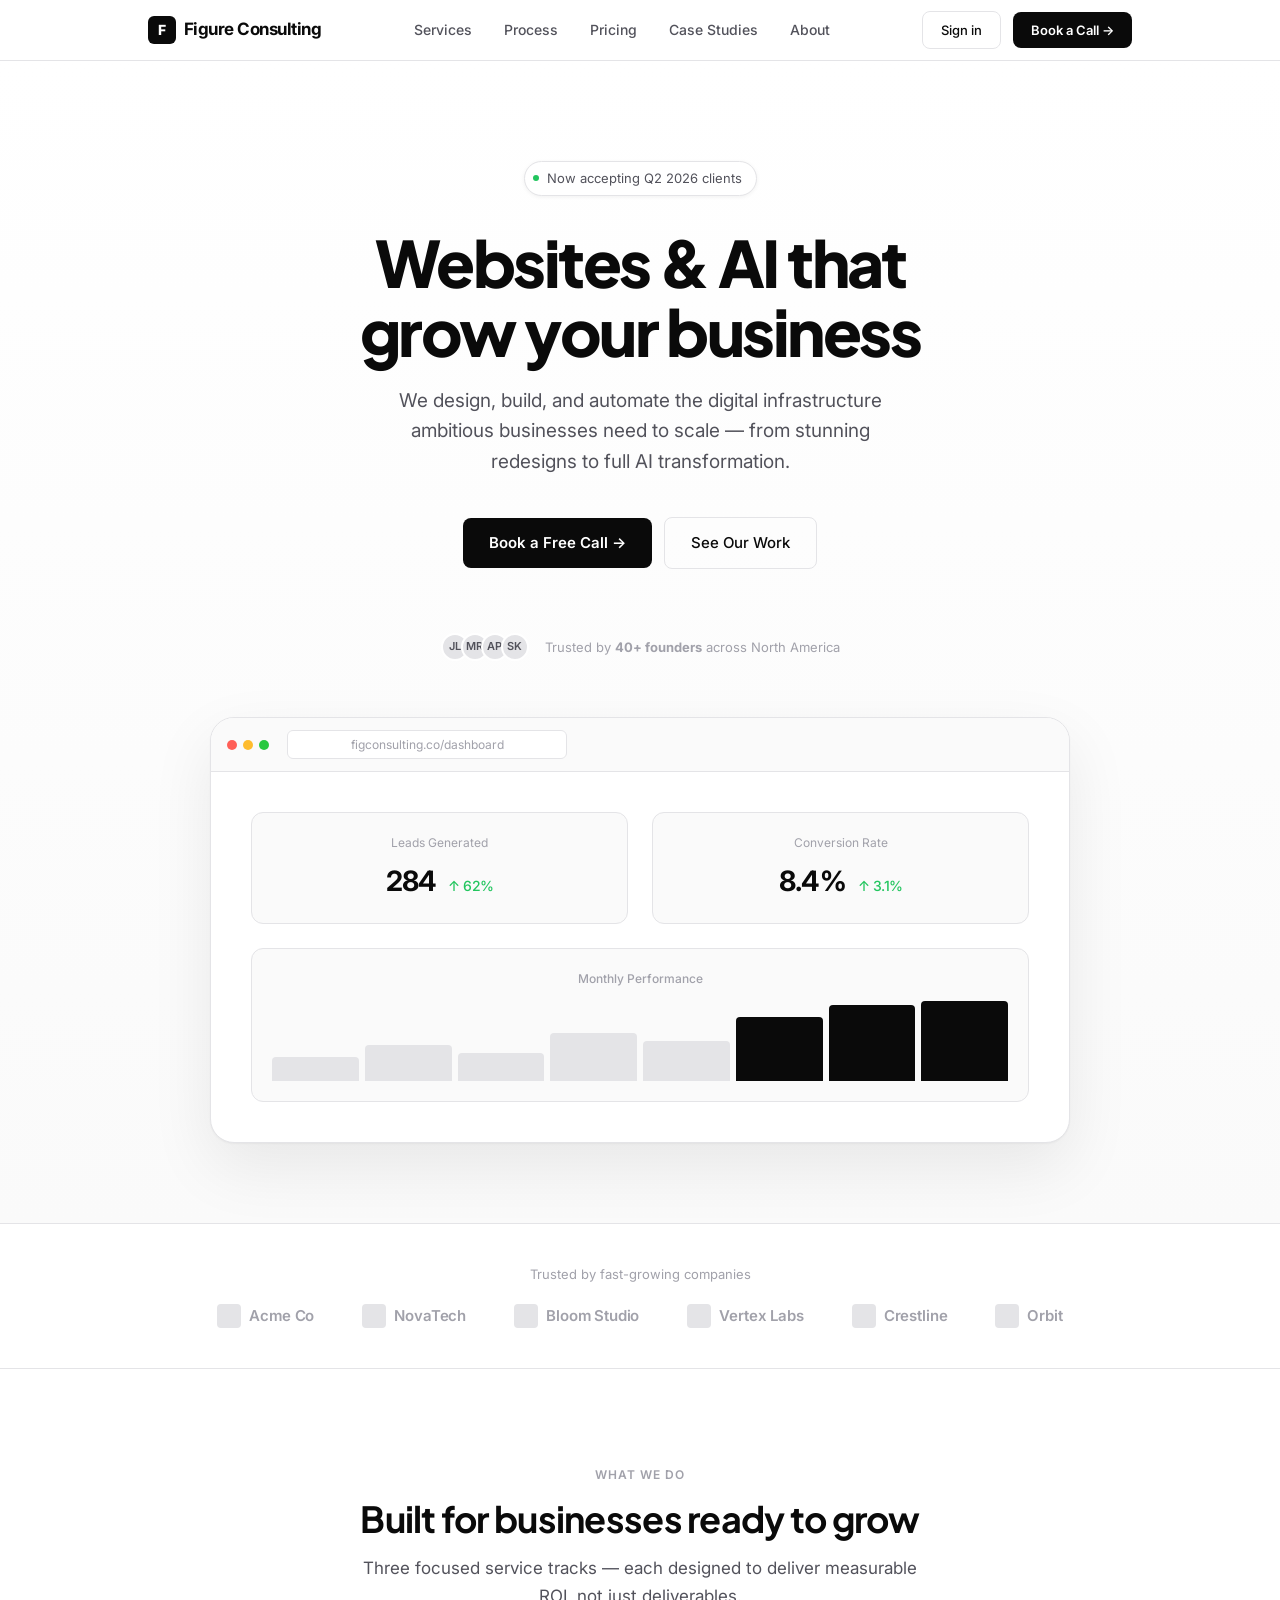
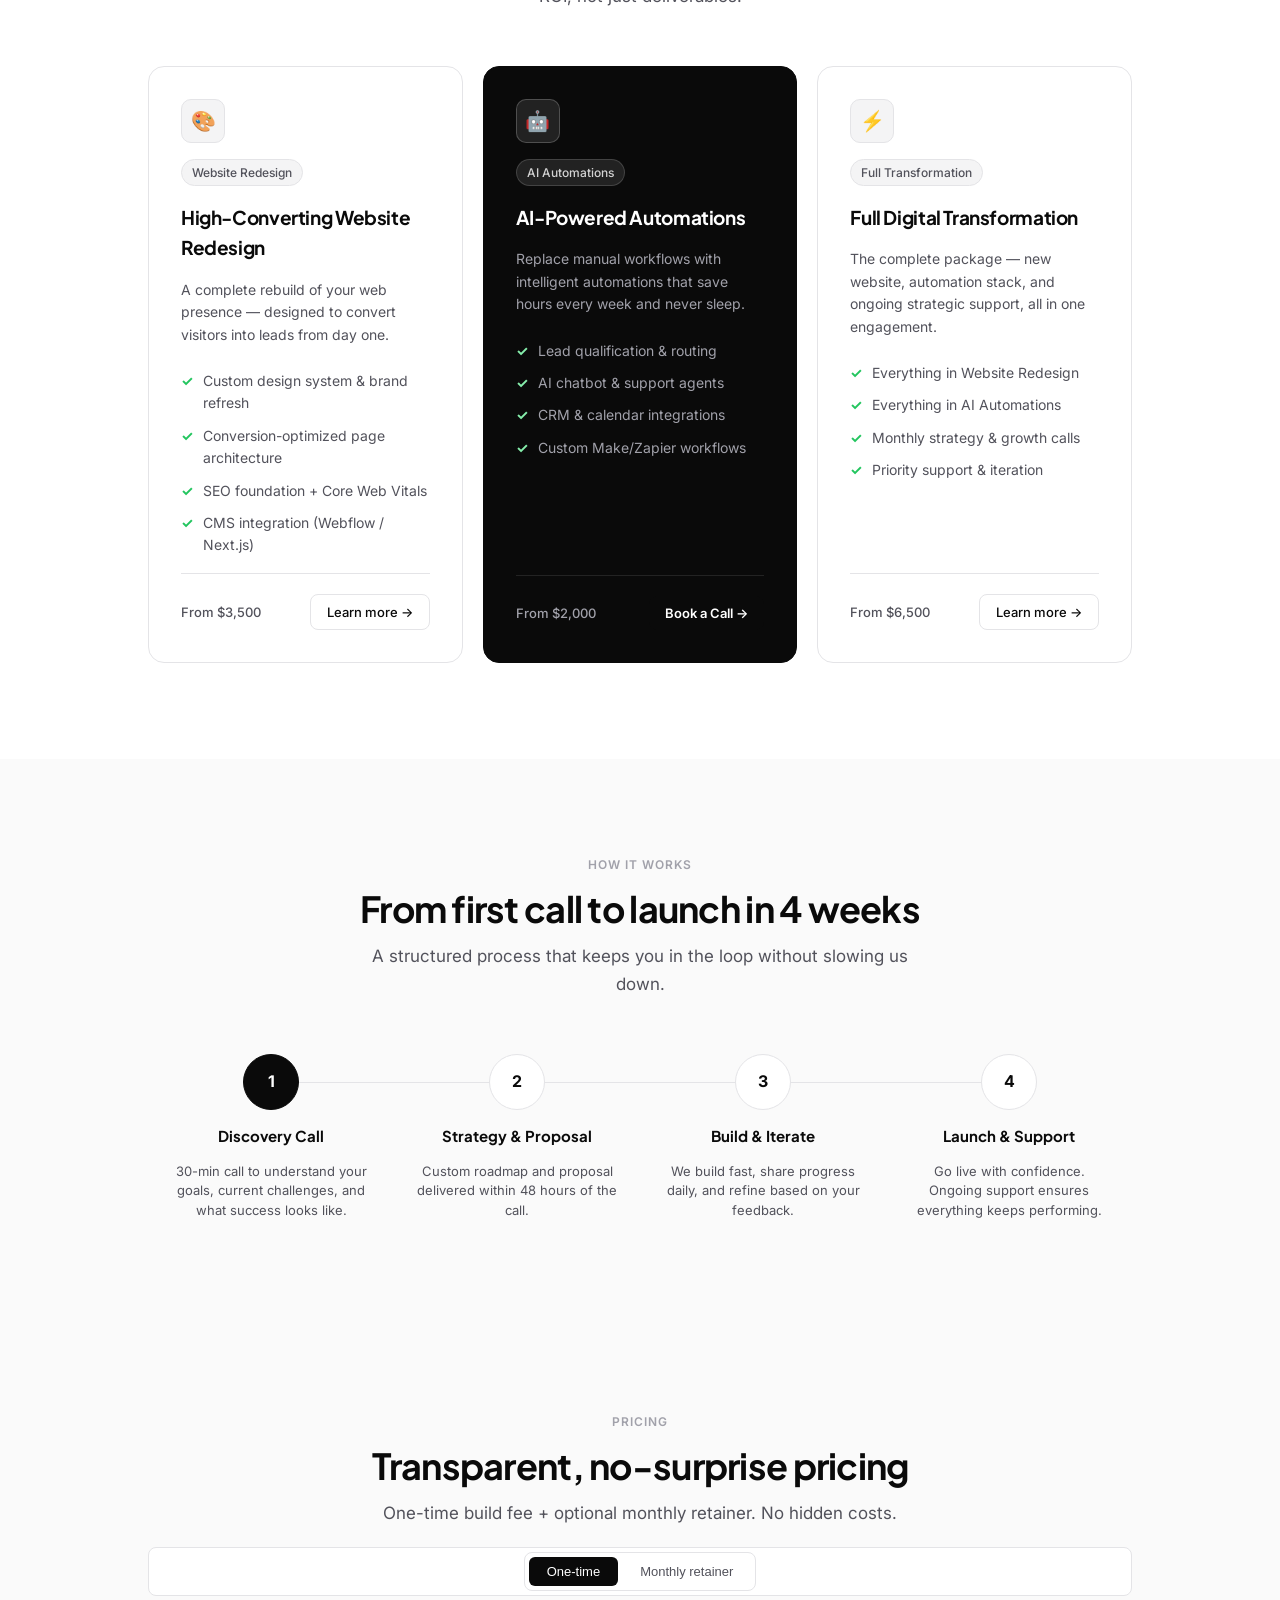
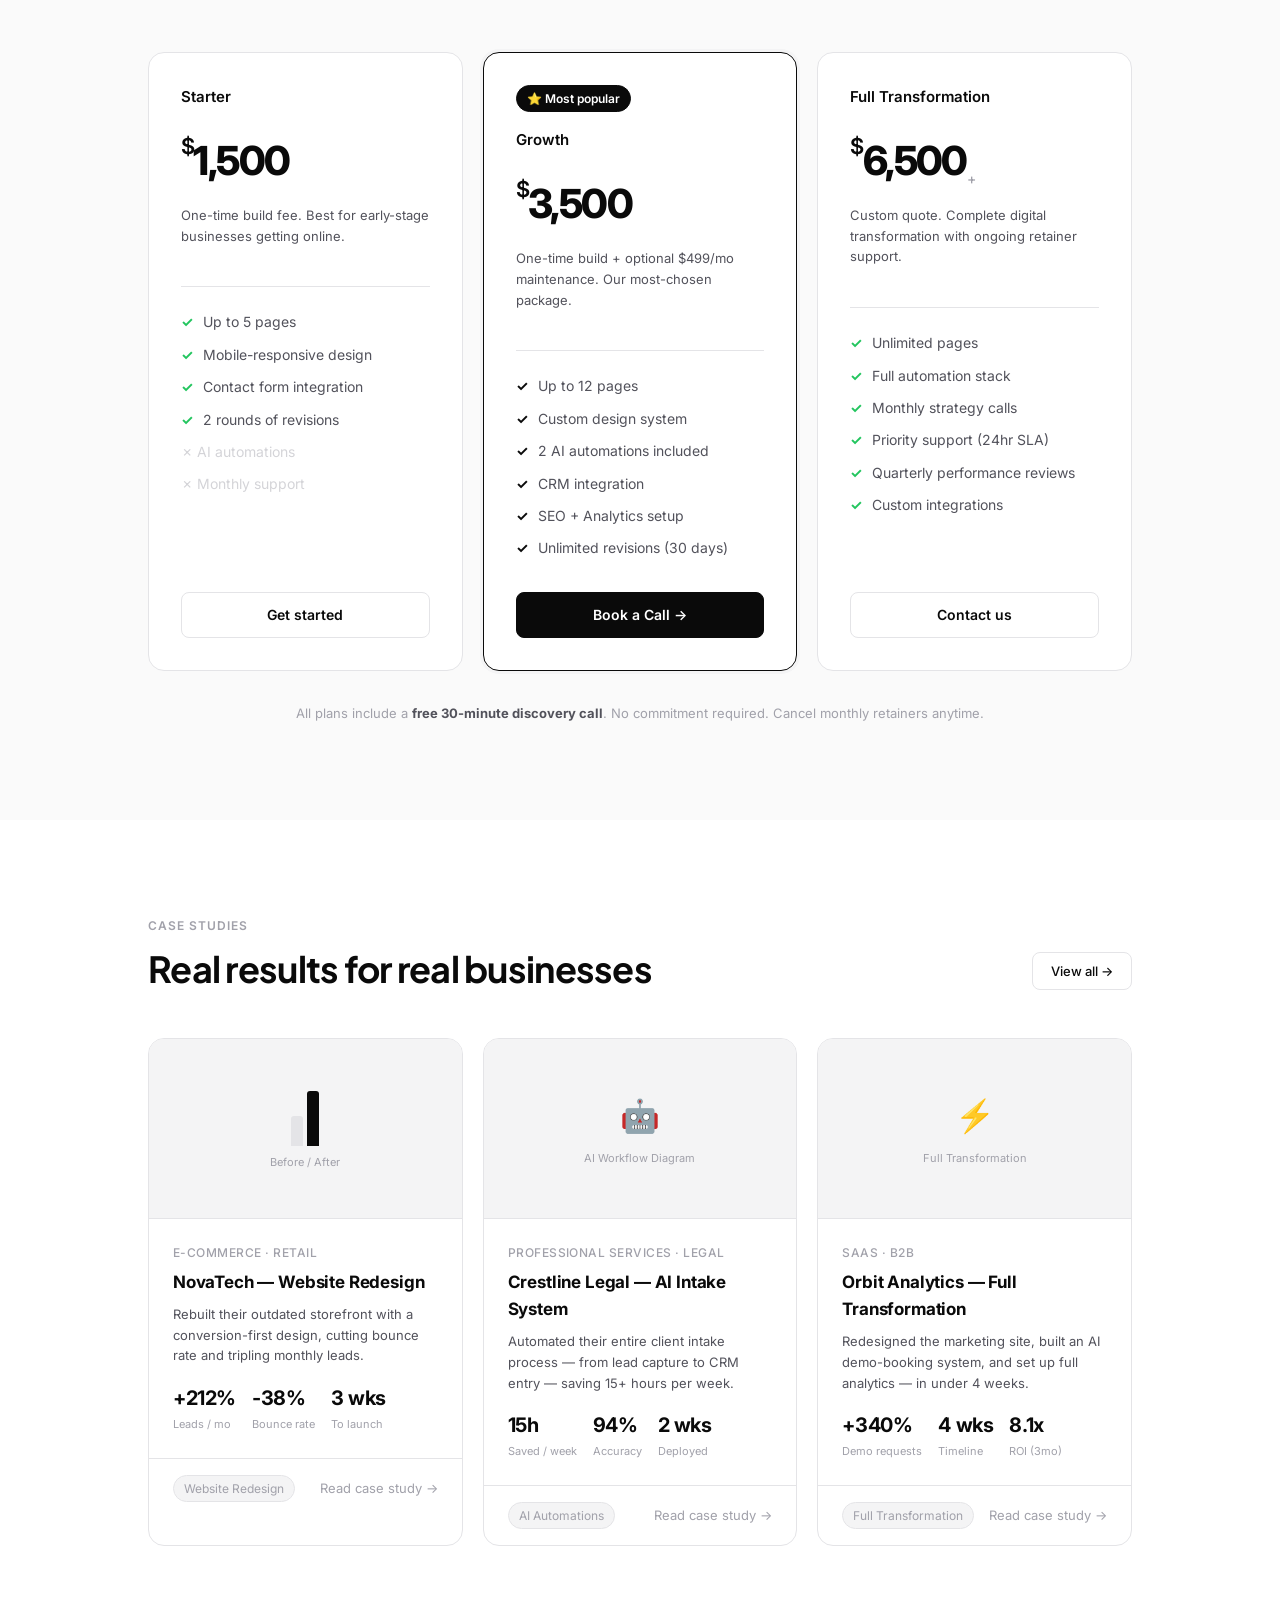
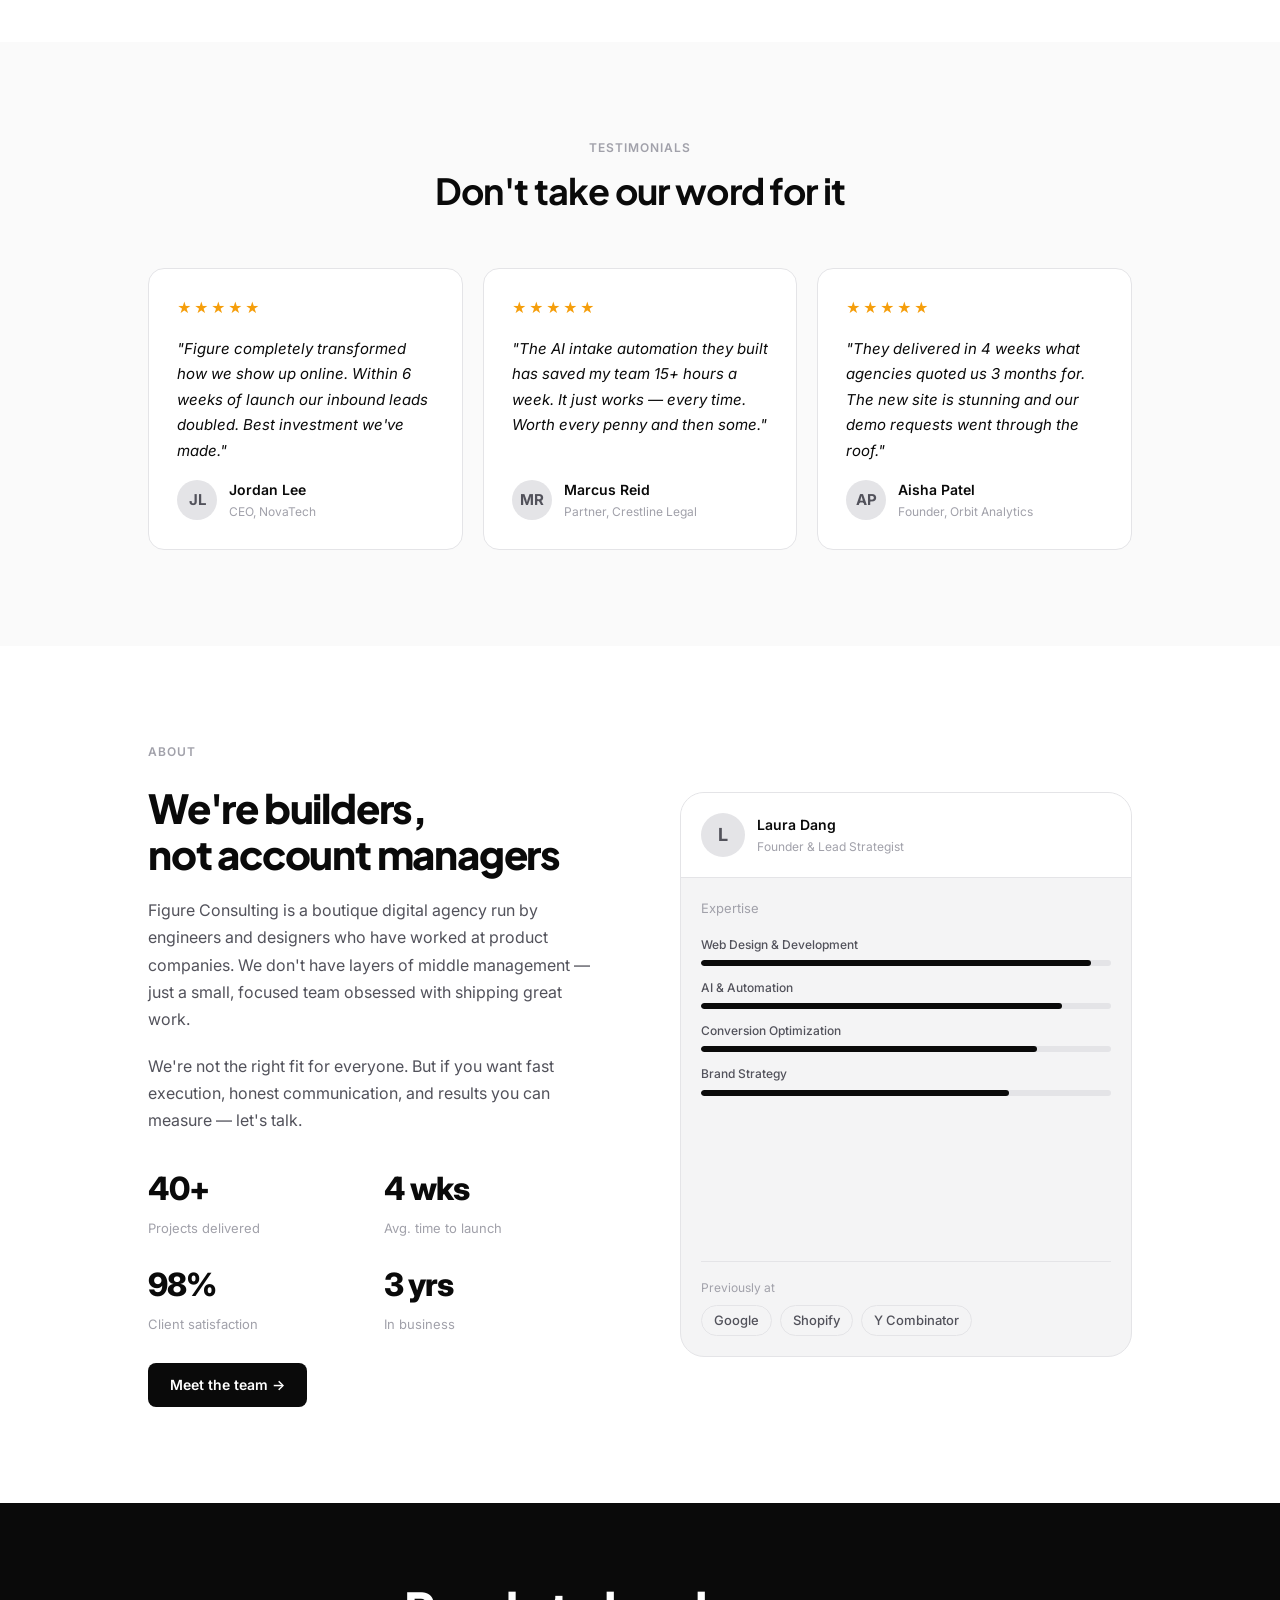
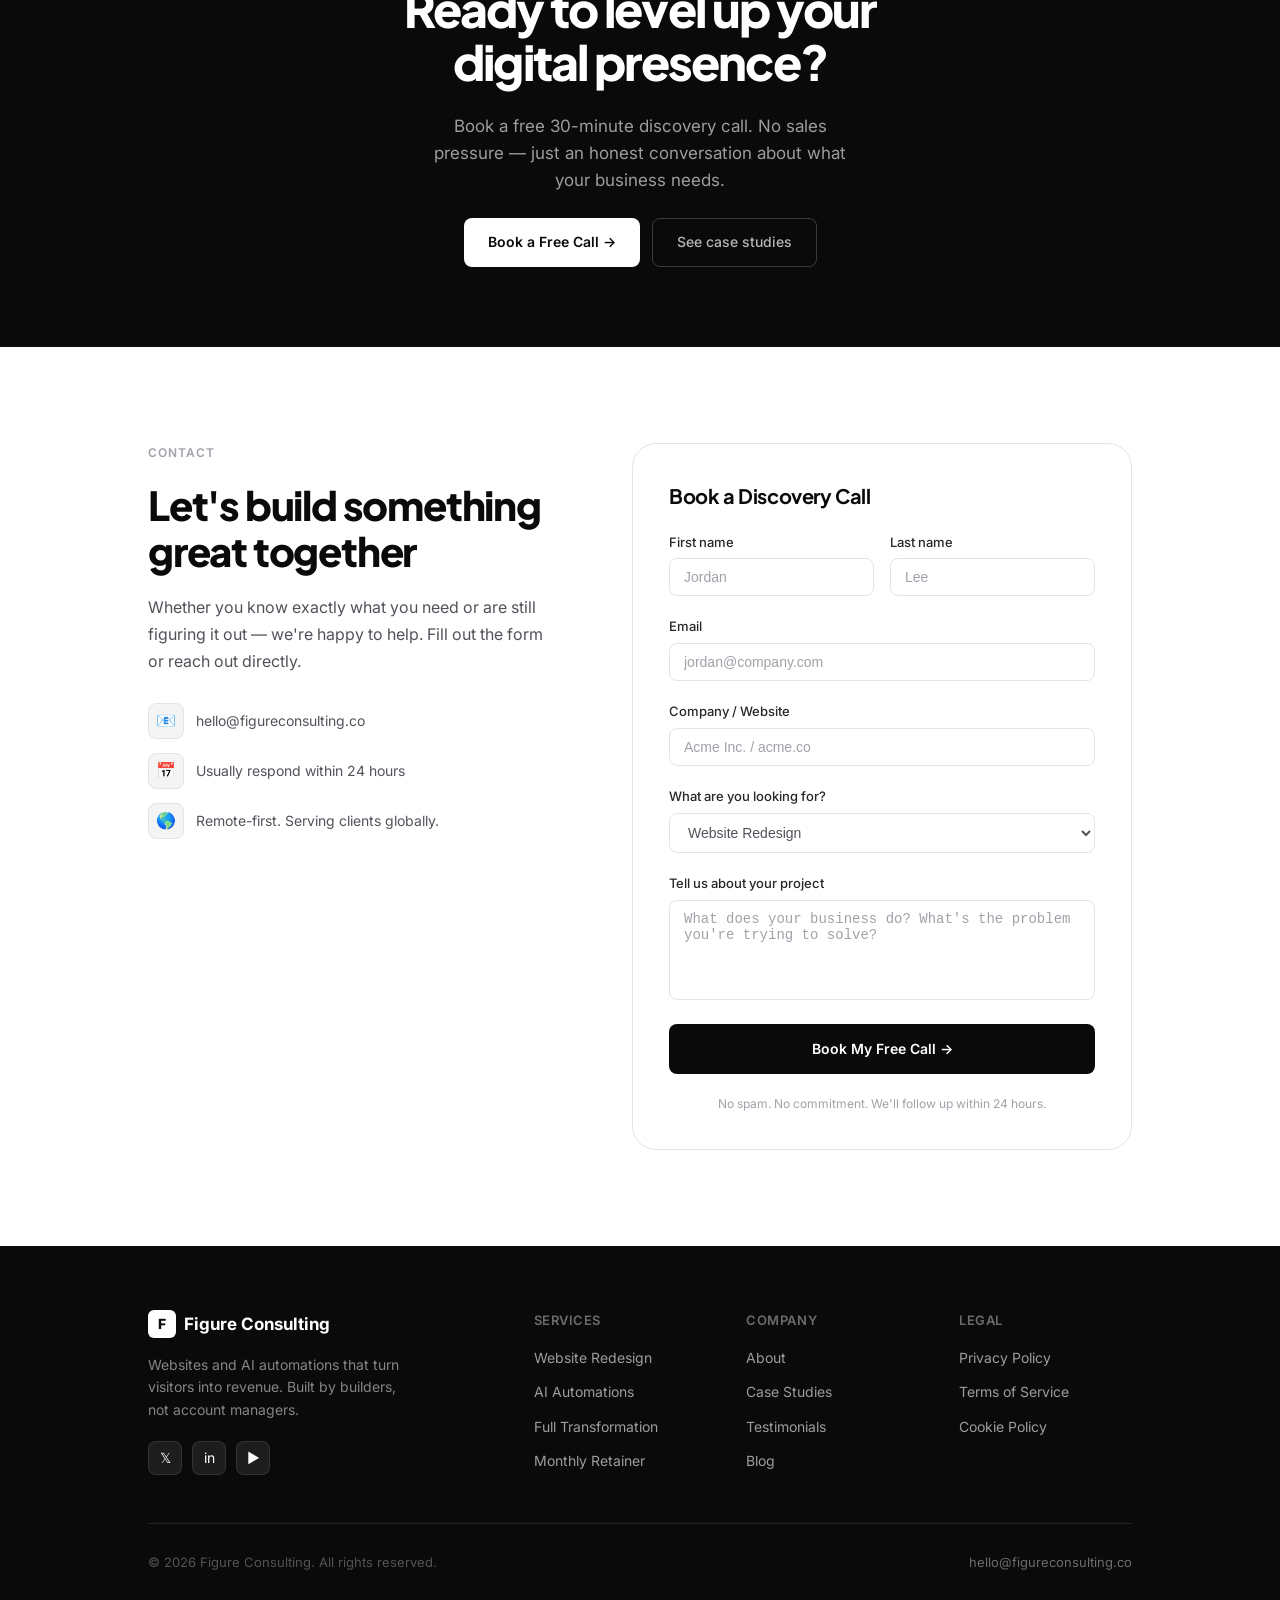
<file: wireframe.html>
<!DOCTYPE html>
<html lang="en">
<head>
  <meta charset="UTF-8" />
  <meta name="viewport" content="width=device-width, initial-scale=1.0" />
  <title>Figure Consulting — Wireframe</title>
  <script src="https://mcp.figma.com/mcp/html-to-design/capture.js" async></script>
  <link rel="preconnect" href="https://fonts.googleapis.com" />
  <link rel="preconnect" href="https://fonts.gstatic.com" crossorigin />
  <link href="https://fonts.googleapis.com/css2?family=Plus+Jakarta+Sans:wght@400;500;600;700;800&family=Inter:wght@400;500;600&display=swap" rel="stylesheet" />
  <style>
    *, *::before, *::after { box-sizing: border-box; margin: 0; padding: 0; }

    :root {
      --black: #0A0A0A;
      --white: #FFFFFF;
      --gray-50: #FAFAFA;
      --gray-100: #F4F4F5;
      --gray-200: #E4E4E7;
      --gray-300: #D4D4D8;
      --gray-400: #A1A1AA;
      --gray-600: #52525B;
      --gray-800: #27272A;
      --accent: #0A0A0A;
      --accent-light: #F4F4F5;
      --radius-sm: 8px;
      --radius-md: 12px;
      --radius-lg: 16px;
      --radius-xl: 24px;
      --font-display: 'Plus Jakarta Sans', -apple-system, BlinkMacSystemFont, sans-serif;
      --font: 'Inter', -apple-system, BlinkMacSystemFont, 'Segoe UI', sans-serif;
    }

    body {
      font-family: var(--font);
      color: var(--black);
      background: var(--white);
      line-height: 1.6;
      font-size: 16px;
    }

    h1, h2, h3, h4, .hero-title, .section-title, .about-title, .contact-title, .cta-band-title, .service-name, .form-title, .process-title {
      font-family: var(--font-display);
    }

    /* ── UTILITIES ─────────────────────────────── */
    .container { max-width: 1080px; margin: 0 auto; padding: 0 48px; }
    .badge {
      display: inline-flex; align-items: center; gap: 6px;
      background: var(--gray-100); border: 1px solid var(--gray-200);
      padding: 4px 12px; border-radius: 100px;
      font-size: 13px; font-weight: 500; color: var(--gray-600);
    }
    .badge-accent {
      background: var(--gray-100); border-color: var(--gray-200);
      color: var(--gray-600);
    }
    .btn-primary {
      display: inline-flex; align-items: center; gap: 8px;
      background: var(--black); color: var(--white);
      padding: 11px 22px; border-radius: var(--radius-sm);
      font-size: 14px; font-weight: 600; border: none; cursor: pointer;
      text-decoration: none; transition: opacity .15s;
    }
    .btn-primary:hover { opacity: .85; }
    .btn-secondary {
      display: inline-flex; align-items: center; gap: 8px;
      background: transparent; color: var(--black);
      padding: 11px 22px; border-radius: var(--radius-sm);
      font-size: 14px; font-weight: 500; border: 1.5px solid var(--gray-200);
      cursor: pointer; text-decoration: none;
    }
    .btn-accent {
      background: var(--black); color: var(--white);
      padding: 12px 24px; border-radius: var(--radius-sm);
      font-size: 14px; font-weight: 600; border: none; cursor: pointer;
      display: inline-flex; align-items: center; gap: 8px; text-decoration: none;
    }
    .section-label {
      font-size: 12px; font-weight: 600; letter-spacing: .08em;
      text-transform: uppercase; color: var(--gray-400);
    }
    .section-title {
      font-size: 36px; font-weight: 700; line-height: 1.2;
      letter-spacing: -.02em; color: var(--black);
    }
    .section-subtitle {
      font-size: 17px; color: var(--gray-600); line-height: 1.65;
      max-width: 560px;
    }
    .divider { border: none; border-top: 1px solid var(--gray-200); }
    .card {
      background: var(--white); border: 1px solid var(--gray-200);
      border-radius: var(--radius-lg); padding: 28px;
    }
    .icon-box {
      width: 40px; height: 40px; border-radius: var(--radius-sm);
      background: var(--gray-100); border: 1px solid var(--gray-200);
      display: flex; align-items: center; justify-content: center;
      font-size: 18px;
    }

    /* ── NAV ───────────────────────────────────── */
    nav {
      position: sticky; top: 0; z-index: 100;
      background: rgba(255,255,255,.92); backdrop-filter: blur(12px);
      border-bottom: 1px solid var(--gray-200);
    }
    .nav-inner {
      max-width: 1080px; margin: 0 auto; padding: 0 48px;
      height: 60px; display: flex; align-items: center; justify-content: space-between;
    }
    .nav-logo {
      font-size: 17px; font-weight: 700; letter-spacing: -.03em;
      color: var(--black); display: flex; align-items: center; gap: 8px;
    }
    .nav-logo-mark {
      width: 28px; height: 28px; background: var(--black);
      border-radius: 6px; display: flex; align-items: center;
      justify-content: center; color: white; font-size: 14px; font-weight: 800;
    }
    .nav-links { display: flex; align-items: center; gap: 32px; }
    .nav-links a {
      font-size: 14px; font-weight: 500; color: var(--gray-600);
      text-decoration: none; transition: color .15s;
    }
    .nav-links a:hover { color: var(--black); }
    .nav-right { display: flex; align-items: center; gap: 12px; }

    /* ── HERO ──────────────────────────────────── */
    .hero {
      padding: 100px 0 80px;
      background: linear-gradient(180deg, var(--white) 0%, var(--gray-50) 100%);
      text-align: center;
      overflow: hidden;
    }
    .hero-announce {
      display: inline-flex; align-items: center; gap: 8px;
      background: var(--white); border: 1px solid var(--gray-200);
      padding: 6px 14px 6px 8px; border-radius: 100px;
      font-size: 13px; color: var(--gray-600); margin-bottom: 32px;
      box-shadow: 0 1px 4px rgba(0,0,0,.06);
    }
    .hero-announce-dot {
      width: 6px; height: 6px; border-radius: 50%; background: #22C55E;
    }
    .hero-title {
      font-size: 64px; font-weight: 800; line-height: 1.08;
      letter-spacing: -.04em; color: var(--black);
      margin-bottom: 20px; max-width: 700px; margin-left: auto; margin-right: auto;
    }
    .hero-title span { color: var(--black); }
    .hero-sub {
      font-size: 19px; color: var(--gray-600); line-height: 1.6;
      max-width: 520px; margin: 0 auto 40px;
    }
    .hero-ctas { display: flex; align-items: center; justify-content: center; gap: 12px; margin-bottom: 64px; }
    .hero-social-proof {
      display: flex; align-items: center; justify-content: center; gap: 16px;
      font-size: 13px; color: var(--gray-400);
    }
    .hero-avatars { display: flex; }
    .hero-avatar {
      width: 28px; height: 28px; border-radius: 50%;
      border: 2px solid var(--white); background: var(--gray-200);
      margin-left: -8px; font-size: 11px;
      display: flex; align-items: center; justify-content: center;
      color: var(--gray-600); font-weight: 600;
    }
    .hero-avatars .hero-avatar:first-child { margin-left: 0; }
    .hero-preview {
      max-width: 860px; margin: 0 auto;
      background: var(--white); border: 1px solid var(--gray-200);
      border-radius: var(--radius-xl);
      box-shadow: 0 24px 64px rgba(0,0,0,.08), 0 1px 2px rgba(0,0,0,.04);
      overflow: hidden;
    }
    .hero-preview-bar {
      background: var(--gray-50); border-bottom: 1px solid var(--gray-200);
      padding: 12px 16px; display: flex; align-items: center; gap: 6px;
    }
    .hero-preview-dot { width: 10px; height: 10px; border-radius: 50%; }
    .hero-preview-url {
      margin-left: 12px; background: var(--white);
      border: 1px solid var(--gray-200); border-radius: 6px;
      padding: 4px 14px; font-size: 12px; color: var(--gray-400);
      flex: 1; max-width: 280px;
    }
    .hero-preview-body {
      padding: 40px; display: grid; grid-template-columns: 1fr 1fr; gap: 24px; align-items: start;
    }
    .hero-preview-metric {
      background: var(--gray-50); border: 1px solid var(--gray-200);
      border-radius: var(--radius-md); padding: 20px;
    }
    .hero-preview-metric-label { font-size: 12px; color: var(--gray-400); margin-bottom: 6px; }
    .hero-preview-metric-value { font-size: 28px; font-weight: 700; letter-spacing: -.02em; }
    .hero-preview-metric-value span { font-size: 14px; color: #22C55E; font-weight: 500; margin-left: 6px; }
    .hero-preview-chart {
      background: var(--gray-50); border: 1px solid var(--gray-200);
      border-radius: var(--radius-md); padding: 20px; grid-column: span 2;
    }
    .chart-bars { display: flex; align-items: flex-end; gap: 6px; height: 80px; margin-top: 12px; }
    .chart-bar {
      flex: 1; background: var(--gray-200); border-radius: 4px 4px 0 0;
    }
    .chart-bar.active { background: var(--black); }

    /* ── LOGOS ─────────────────────────────────── */
    .logos-section {
      padding: 40px 0;
      border-top: 1px solid var(--gray-200);
      border-bottom: 1px solid var(--gray-200);
    }
    .logos-inner {
      display: flex; align-items: center; justify-content: center;
      gap: 48px; flex-wrap: wrap;
    }
    .logo-pill {
      display: flex; align-items: center; gap: 8px;
      color: var(--gray-400); font-size: 15px; font-weight: 600;
      letter-spacing: -.01em;
    }
    .logo-pill-icon {
      width: 24px; height: 24px; background: var(--gray-200);
      border-radius: 4px;
    }
    .logos-label {
      font-size: 13px; color: var(--gray-400); text-align: center;
      margin-bottom: 20px;
    }

    /* ── SERVICES ──────────────────────────────── */
    .services-section { padding: 96px 0; }
    .services-header { text-align: center; margin-bottom: 56px; }
    .services-header .section-label { margin-bottom: 12px; }
    .services-header .section-title { margin-bottom: 14px; }
    .services-grid { display: grid; grid-template-columns: repeat(3,1fr); gap: 20px; }
    .service-card {
      background: var(--white); border: 1px solid var(--gray-200);
      border-radius: var(--radius-lg); padding: 32px;
      display: flex; flex-direction: column; gap: 16px;
      transition: box-shadow .2s, border-color .2s;
    }
    .service-card:hover {
      border-color: var(--gray-400);
      box-shadow: 0 8px 32px rgba(0,0,0,.08);
    }
    .service-card.featured {
      background: var(--black); color: var(--white); border-color: var(--black);
    }
    .service-card.featured .service-desc { color: var(--gray-400); }
    .service-card.featured .service-tag { background: rgba(255,255,255,.1); color: rgba(255,255,255,.8); border-color: rgba(255,255,255,.15); }
    .service-icon {
      width: 44px; height: 44px; border-radius: 10px;
      background: var(--gray-100); border: 1px solid var(--gray-200);
      display: flex; align-items: center; justify-content: center; font-size: 20px;
    }
    .service-card.featured .service-icon { background: rgba(255,255,255,.1); border-color: rgba(255,255,255,.2); }
    .service-name { font-size: 19px; font-weight: 700; letter-spacing: -.02em; }
    .service-desc { font-size: 14px; color: var(--gray-600); line-height: 1.6; }
    .service-tag {
      display: inline-block; padding: 3px 10px; border-radius: 100px;
      font-size: 12px; font-weight: 500; background: var(--gray-100);
      border: 1px solid var(--gray-200); color: var(--gray-600);
      width: fit-content;
    }
    .service-features { display: flex; flex-direction: column; gap: 10px; margin-top: 8px; }
    .service-feature { display: flex; align-items: flex-start; gap: 10px; font-size: 14px; color: var(--gray-600); }
    .service-card.featured .service-feature { color: var(--gray-400); }
    .feature-check { color: #22C55E; font-weight: 700; flex-shrink: 0; }
    .service-card.featured .feature-check { color: #86EFAC; }
    .service-cta {
      margin-top: auto; padding-top: 20px; border-top: 1px solid var(--gray-200);
      display: flex; align-items: center; justify-content: space-between;
    }
    .service-card.featured .service-cta { border-color: rgba(255,255,255,.1); }
    .service-price { font-size: 13px; font-weight: 500; color: var(--gray-600); }
    .service-card.featured .service-price { color: var(--gray-400); }

    /* ── PRICING ───────────────────────────────── */
    .pricing-section { padding: 96px 0; background: var(--gray-50); }
    .pricing-header { text-align: center; margin-bottom: 56px; }
    .pricing-toggle {
      display: inline-flex; background: var(--white);
      border: 1px solid var(--gray-200); border-radius: var(--radius-sm);
      padding: 4px; margin: 20px auto 0; gap: 4px;
    }
    .toggle-btn {
      padding: 7px 18px; border-radius: 6px; font-size: 13px;
      font-weight: 500; border: none; cursor: pointer; background: transparent;
      color: var(--gray-600);
    }
    .toggle-btn.active { background: var(--black); color: var(--white); }
    .pricing-grid { display: grid; grid-template-columns: repeat(3,1fr); gap: 20px; }
    .pricing-card {
      background: var(--white); border: 1px solid var(--gray-200);
      border-radius: var(--radius-lg); padding: 32px; display: flex;
      flex-direction: column; gap: 8px;
    }
    .pricing-card.popular {
      border-color: var(--black); box-shadow: 0 0 0 3px var(--gray-100);
    }
    .popular-badge {
      display: inline-flex; align-items: center; gap: 4px;
      background: var(--black); color: var(--white);
      border: 1px solid var(--black); border-radius: 100px;
      padding: 3px 10px; font-size: 12px; font-weight: 600;
      width: fit-content; margin-bottom: 8px;
    }
    .pricing-tier { font-size: 15px; font-weight: 600; color: var(--black); }
    .pricing-price {
      font-size: 40px; font-weight: 800; letter-spacing: -.04em;
      color: var(--black); margin: 12px 0 4px;
    }
    .pricing-price sup { font-size: 22px; font-weight: 600; vertical-align: top; margin-top: 8px; }
    .pricing-price sub { font-size: 14px; font-weight: 500; color: var(--gray-400); }
    .pricing-desc { font-size: 13px; color: var(--gray-600); margin-bottom: 16px; }
    .pricing-divider { border: none; border-top: 1px solid var(--gray-200); margin: 16px 0; }
    .pricing-features { display: flex; flex-direction: column; gap: 10px; }
    .pricing-feature { display: flex; align-items: flex-start; gap: 10px; font-size: 14px; color: var(--gray-600); }
    .pricing-btn {
      margin-top: auto; padding-top: 24px;
    }
    .pricing-btn a {
      display: block; text-align: center; padding: 11px;
      border-radius: var(--radius-sm); font-size: 14px; font-weight: 600;
      border: 1.5px solid var(--gray-200); color: var(--black); text-decoration: none;
    }
    .pricing-card.popular .pricing-btn a {
      background: var(--black); border-color: var(--black); color: var(--white);
    }
    .pricing-note {
      text-align: center; margin-top: 32px;
      font-size: 13px; color: var(--gray-400);
    }
    .pricing-note strong { color: var(--gray-600); }

    /* ── CASE STUDIES ──────────────────────────── */
    .cases-section { padding: 96px 0; }
    .cases-header { margin-bottom: 48px; }
    .cases-header-row {
      display: flex; align-items: flex-end; justify-content: space-between;
      margin-top: 12px;
    }
    .cases-grid { display: grid; grid-template-columns: repeat(3,1fr); gap: 20px; }
    .case-card {
      background: var(--white); border: 1px solid var(--gray-200);
      border-radius: var(--radius-lg); overflow: hidden;
      transition: box-shadow .2s;
    }
    .case-card:hover { box-shadow: 0 8px 32px rgba(0,0,0,.08); }
    .case-image {
      height: 180px; background: var(--gray-100);
      display: flex; align-items: center; justify-content: center;
      font-size: 13px; color: var(--gray-400); border-bottom: 1px solid var(--gray-200);
      position: relative; overflow: hidden;
    }
    .case-image-inner { text-align: center; }
    .case-image-bars { display: flex; align-items: flex-end; gap: 4px; justify-content: center; height: 60px; margin: 0 auto 8px; }
    .case-image-bar { width: 12px; border-radius: 3px 3px 0 0; background: var(--gray-200); }
    .case-image-bar.after { background: var(--black); }
    .case-body { padding: 24px; }
    .case-client { font-size: 12px; color: var(--gray-400); margin-bottom: 6px; font-weight: 500; letter-spacing: .04em; text-transform: uppercase; }
    .case-title { font-size: 17px; font-weight: 700; letter-spacing: -.01em; margin-bottom: 8px; }
    .case-desc { font-size: 13px; color: var(--gray-600); line-height: 1.6; margin-bottom: 16px; }
    .case-metrics { display: flex; gap: 16px; }
    .case-metric { display: flex; flex-direction: column; gap: 2px; }
    .case-metric-value { font-size: 20px; font-weight: 700; letter-spacing: -.02em; color: var(--black); }
    .case-metric-label { font-size: 11px; color: var(--gray-400); }
    .case-footer {
      padding: 16px 24px; border-top: 1px solid var(--gray-200);
      display: flex; align-items: center; justify-content: space-between;
      font-size: 13px; color: var(--gray-400);
    }
    .case-tag { background: var(--gray-100); border: 1px solid var(--gray-200); padding: 3px 10px; border-radius: 100px; font-size: 12px; }

    /* ── TESTIMONIALS ──────────────────────────── */
    .testimonials-section { padding: 96px 0; background: var(--gray-50); }
    .testimonials-header { text-align: center; margin-bottom: 56px; }
    .testimonials-grid { display: grid; grid-template-columns: repeat(3,1fr); gap: 20px; }
    .testimonial-card {
      background: var(--white); border: 1px solid var(--gray-200);
      border-radius: var(--radius-lg); padding: 28px; display: flex;
      flex-direction: column; gap: 16px;
    }
    .testimonial-stars { color: #F59E0B; font-size: 14px; letter-spacing: 2px; }
    .testimonial-quote { font-size: 15px; color: var(--black); line-height: 1.7; font-style: italic; }
    .testimonial-author { display: flex; align-items: center; gap: 12px; margin-top: auto; }
    .testimonial-avatar {
      width: 40px; height: 40px; border-radius: 50%;
      background: var(--gray-200); display: flex; align-items: center;
      justify-content: center; font-size: 15px; font-weight: 700; color: var(--gray-600);
      flex-shrink: 0;
    }
    .testimonial-name { font-size: 14px; font-weight: 600; }
    .testimonial-role { font-size: 12px; color: var(--gray-400); }

    /* ── ABOUT ─────────────────────────────────── */
    .about-section { padding: 96px 0; }
    .about-inner { display: grid; grid-template-columns: 1fr 1fr; gap: 80px; align-items: center; }
    .about-content { display: flex; flex-direction: column; gap: 20px; }
    .about-content .section-label { margin-bottom: 4px; }
    .about-title {
      font-size: 40px; font-weight: 800; letter-spacing: -.03em; line-height: 1.15;
    }
    .about-body { font-size: 16px; color: var(--gray-600); line-height: 1.7; }
    .about-stats { display: grid; grid-template-columns: 1fr 1fr; gap: 20px; margin-top: 8px; }
    .about-stat { display: flex; flex-direction: column; gap: 4px; }
    .about-stat-value { font-size: 32px; font-weight: 800; letter-spacing: -.03em; color: var(--black); }
    .about-stat-label { font-size: 13px; color: var(--gray-400); }
    .about-visual {
      background: var(--gray-100); border: 1px solid var(--gray-200);
      border-radius: var(--radius-xl); overflow: hidden; aspect-ratio: 4/5;
      position: relative; display: flex; flex-direction: column;
    }
    .about-visual-header {
      padding: 20px; background: var(--white); border-bottom: 1px solid var(--gray-200);
      display: flex; align-items: center; gap: 12px;
    }
    .about-visual-avatar {
      width: 44px; height: 44px; border-radius: 50%;
      background: var(--gray-200); display: flex; align-items: center;
      justify-content: center; font-size: 18px; font-weight: 700; color: var(--gray-600);
    }
    .about-visual-name { font-size: 14px; font-weight: 600; }
    .about-visual-role { font-size: 12px; color: var(--gray-400); }
    .about-visual-body { padding: 20px; flex: 1; display: flex; flex-direction: column; gap: 12px; }
    .about-skill { display: flex; flex-direction: column; gap: 6px; }
    .about-skill-label { font-size: 12px; color: var(--gray-600); font-weight: 500; }
    .about-skill-bar { height: 6px; background: var(--gray-200); border-radius: 100px; overflow: hidden; }
    .about-skill-fill { height: 100%; background: var(--black); border-radius: 100px; }

    /* ── CONTACT ───────────────────────────────── */
    .contact-section { padding: 96px 0; }
    .contact-inner { display: grid; grid-template-columns: 1fr 1fr; gap: 80px; align-items: start; }
    .contact-content { display: flex; flex-direction: column; gap: 20px; }
    .contact-title {
      font-size: 40px; font-weight: 800; letter-spacing: -.03em; line-height: 1.15;
    }
    .contact-body { font-size: 16px; color: var(--gray-600); line-height: 1.7; }
    .contact-meta { display: flex; flex-direction: column; gap: 14px; margin-top: 8px; }
    .contact-meta-item { display: flex; align-items: center; gap: 12px; font-size: 14px; color: var(--gray-600); }
    .contact-meta-icon {
      width: 36px; height: 36px; background: var(--gray-100);
      border: 1px solid var(--gray-200); border-radius: 8px;
      display: flex; align-items: center; justify-content: center; font-size: 16px;
    }
    .contact-form {
      background: var(--white); border: 1px solid var(--gray-200);
      border-radius: var(--radius-xl); padding: 36px;
      display: flex; flex-direction: column; gap: 20px;
    }
    .form-title { font-size: 20px; font-weight: 700; letter-spacing: -.02em; }
    .form-row { display: grid; grid-template-columns: 1fr 1fr; gap: 16px; }
    .form-field { display: flex; flex-direction: column; gap: 6px; }
    .form-label { font-size: 13px; font-weight: 500; color: var(--gray-800); }
    .form-input {
      padding: 10px 14px; border: 1.5px solid var(--gray-200);
      border-radius: var(--radius-sm); font-size: 14px;
      color: var(--black); background: var(--white);
      transition: border-color .15s; outline: none;
    }
    .form-input:focus { border-color: var(--black); }
    .form-input::placeholder { color: var(--gray-400); }
    textarea.form-input { resize: none; height: 100px; }
    .form-select {
      padding: 10px 14px; border: 1.5px solid var(--gray-200);
      border-radius: var(--radius-sm); font-size: 14px;
      color: var(--gray-600); background: var(--white); outline: none;
    }
    .form-submit { margin-top: 4px; }

    /* ── FOOTER ────────────────────────────────── */
    footer {
      background: var(--black); color: var(--white); padding: 64px 0 32px;
    }
    .footer-top {
      display: grid; grid-template-columns: 2fr 1fr 1fr 1fr; gap: 40px;
      padding-bottom: 48px; border-bottom: 1px solid rgba(255,255,255,.1);
    }
    .footer-brand { display: flex; flex-direction: column; gap: 16px; }
    .footer-logo {
      font-size: 17px; font-weight: 700; display: flex; align-items: center; gap: 8px;
    }
    .footer-logo-mark {
      width: 28px; height: 28px; background: var(--white);
      border-radius: 6px; display: flex; align-items: center;
      justify-content: center; color: var(--black); font-size: 14px; font-weight: 800;
    }
    .footer-tagline { font-size: 14px; color: rgba(255,255,255,.5); line-height: 1.6; max-width: 260px; }
    .footer-socials { display: flex; gap: 10px; margin-top: 4px; }
    .footer-social {
      width: 34px; height: 34px; border-radius: 8px;
      background: rgba(255,255,255,.08); border: 1px solid rgba(255,255,255,.1);
      display: flex; align-items: center; justify-content: center;
      font-size: 14px;
    }
    .footer-col-title { font-size: 13px; font-weight: 600; letter-spacing: .04em; text-transform: uppercase; color: rgba(255,255,255,.4); margin-bottom: 16px; }
    .footer-links { display: flex; flex-direction: column; gap: 12px; }
    .footer-links a { font-size: 14px; color: rgba(255,255,255,.6); text-decoration: none; }
    .footer-bottom {
      padding-top: 28px; display: flex;
      align-items: center; justify-content: space-between;
      font-size: 13px; color: rgba(255,255,255,.3);
    }
    .footer-bottom a { color: rgba(255,255,255,.4); text-decoration: none; }

    /* ── CTA BAND ──────────────────────────────── */
    .cta-band {
      background: var(--black);
      padding: 0; margin: 0;
    }
    .cta-band-inner {
      max-width: 1080px; margin: 0 auto; padding: 80px 48px;
      text-align: center; display: flex; flex-direction: column;
      align-items: center; gap: 24px;
    }
    .cta-band-title {
      font-size: 48px; font-weight: 800; letter-spacing: -.04em;
      color: var(--white); line-height: 1.1; max-width: 600px;
    }
    .cta-band-sub { font-size: 17px; color: rgba(255,255,255,.6); max-width: 440px; line-height: 1.6; }
    .cta-band-btns { display: flex; gap: 12px; }
    .btn-white {
      background: var(--white); color: var(--black);
      padding: 12px 24px; border-radius: var(--radius-sm);
      font-size: 14px; font-weight: 600; border: none; cursor: pointer;
      display: inline-flex; align-items: center; gap: 8px; text-decoration: none;
    }
    .btn-ghost-white {
      background: transparent; color: rgba(255,255,255,.7);
      padding: 12px 24px; border-radius: var(--radius-sm);
      font-size: 14px; font-weight: 500; border: 1.5px solid rgba(255,255,255,.2);
      cursor: pointer; display: inline-flex; align-items: center; gap: 8px; text-decoration: none;
    }

    /* ── PROCESS STRIP ─────────────────────────── */
    .process-section { padding: 96px 0; background: var(--gray-50); }
    .process-header { text-align: center; margin-bottom: 56px; }
    .process-steps { display: grid; grid-template-columns: repeat(4,1fr); gap: 0; position: relative; }
    .process-steps::before {
      content: ''; position: absolute; top: 28px; left: 12.5%;
      right: 12.5%; height: 1px; background: var(--gray-200); z-index: 0;
    }
    .process-step { display: flex; flex-direction: column; align-items: center; text-align: center; padding: 0 20px; gap: 14px; position: relative; z-index: 1; }
    .process-num {
      width: 56px; height: 56px; border-radius: 50%;
      background: var(--white); border: 1.5px solid var(--gray-200);
      display: flex; align-items: center; justify-content: center;
      font-size: 16px; font-weight: 700; color: var(--black);
    }
    .process-step.active .process-num { background: var(--black); border-color: var(--black); color: var(--white); }
    .process-title { font-size: 15px; font-weight: 700; }
    .process-desc { font-size: 13px; color: var(--gray-600); line-height: 1.5; }
  </style>
</head>
<body>

<!-- ── NAV ─────────────────────────────────────── -->
<nav>
  <div class="nav-inner">
    <div class="nav-logo">
      <div class="nav-logo-mark">F</div>
      Figure Consulting
    </div>
    <div class="nav-links">
      <a href="#">Services</a>
      <a href="#">Process</a>
      <a href="#">Pricing</a>
      <a href="#">Case Studies</a>
      <a href="#">About</a>
    </div>
    <div class="nav-right">
      <a href="#" class="btn-secondary" style="padding:8px 18px;font-size:13px;">Sign in</a>
      <a href="#" class="btn-primary" style="padding:8px 18px;font-size:13px;">Book a Call →</a>
    </div>
  </div>
</nav>

<!-- ── HERO ─────────────────────────────────────── -->
<section class="hero">
  <div class="container">
    <div class="hero-announce">
      <div class="hero-announce-dot"></div>
      Now accepting Q2 2026 clients
    </div>
    <h1 class="hero-title">
      Websites &amp; AI that<br/><span>grow your business</span>
    </h1>
    <p class="hero-sub">We design, build, and automate the digital infrastructure ambitious businesses need to scale — from stunning redesigns to full AI transformation.</p>
    <div class="hero-ctas">
      <a href="#" class="btn-primary" style="font-size:15px;padding:13px 26px;">Book a Free Call →</a>
      <a href="#" class="btn-secondary" style="font-size:15px;padding:13px 26px;">See Our Work</a>
    </div>
    <div class="hero-social-proof">
      <div class="hero-avatars">
        <div class="hero-avatar">JL</div>
        <div class="hero-avatar">MR</div>
        <div class="hero-avatar">AP</div>
        <div class="hero-avatar">SK</div>
      </div>
      <span>Trusted by <strong>40+ founders</strong> across North America</span>
    </div>

    <!-- Dashboard Preview -->
    <div class="hero-preview" style="margin-top:56px;">
      <div class="hero-preview-bar">
        <div class="hero-preview-dot" style="background:#FF5F57;"></div>
        <div class="hero-preview-dot" style="background:#FEBC2E;"></div>
        <div class="hero-preview-dot" style="background:#28C840;"></div>
        <div class="hero-preview-url">figconsulting.co/dashboard</div>
      </div>
      <div class="hero-preview-body">
        <div class="hero-preview-metric">
          <div class="hero-preview-metric-label">Leads Generated</div>
          <div class="hero-preview-metric-value">284 <span>↑ 62%</span></div>
        </div>
        <div class="hero-preview-metric">
          <div class="hero-preview-metric-label">Conversion Rate</div>
          <div class="hero-preview-metric-value">8.4% <span>↑ 3.1%</span></div>
        </div>
        <div class="hero-preview-chart">
          <div style="font-size:12px;color:var(--gray-400);font-weight:500;">Monthly Performance</div>
          <div class="chart-bars">
            <div class="chart-bar" style="height:30%"></div>
            <div class="chart-bar" style="height:45%"></div>
            <div class="chart-bar" style="height:35%"></div>
            <div class="chart-bar" style="height:60%"></div>
            <div class="chart-bar" style="height:50%"></div>
            <div class="chart-bar active" style="height:80%"></div>
            <div class="chart-bar active" style="height:95%"></div>
            <div class="chart-bar active" style="height:100%"></div>
          </div>
        </div>
      </div>
    </div>
  </div>
</section>

<!-- ── CLIENT LOGOS ─────────────────────────────── -->
<section class="logos-section">
  <div class="container">
    <p class="logos-label">Trusted by fast-growing companies</p>
    <div class="logos-inner">
      <div class="logo-pill"><div class="logo-pill-icon"></div>Acme Co</div>
      <div class="logo-pill"><div class="logo-pill-icon"></div>NovaTech</div>
      <div class="logo-pill"><div class="logo-pill-icon"></div>Bloom Studio</div>
      <div class="logo-pill"><div class="logo-pill-icon"></div>Vertex Labs</div>
      <div class="logo-pill"><div class="logo-pill-icon"></div>Crestline</div>
      <div class="logo-pill"><div class="logo-pill-icon"></div>Orbit</div>
    </div>
  </div>
</section>

<!-- ── SERVICES ─────────────────────────────────── -->
<section class="services-section" id="services">
  <div class="container">
    <div class="services-header">
      <div class="section-label">What we do</div>
      <h2 class="section-title" style="margin-top:12px;">Built for businesses ready to grow</h2>
      <p class="section-subtitle" style="margin:12px auto 0;">Three focused service tracks — each designed to deliver measurable ROI, not just deliverables.</p>
    </div>
    <div class="services-grid">
      <!-- Service 1 -->
      <div class="service-card">
        <div class="service-icon">🎨</div>
        <div class="service-tag">Website Redesign</div>
        <div class="service-name">High-Converting Website Redesign</div>
        <div class="service-desc">A complete rebuild of your web presence — designed to convert visitors into leads from day one.</div>
        <div class="service-features">
          <div class="service-feature"><span class="feature-check">✓</span>Custom design system &amp; brand refresh</div>
          <div class="service-feature"><span class="feature-check">✓</span>Conversion-optimized page architecture</div>
          <div class="service-feature"><span class="feature-check">✓</span>SEO foundation + Core Web Vitals</div>
          <div class="service-feature"><span class="feature-check">✓</span>CMS integration (Webflow / Next.js)</div>
        </div>
        <div class="service-cta">
          <span class="service-price">From $3,500</span>
          <a href="#" class="btn-secondary" style="padding:7px 16px;font-size:13px;">Learn more →</a>
        </div>
      </div>
      <!-- Service 2 — Featured -->
      <div class="service-card featured">
        <div class="service-icon">🤖</div>
        <div class="service-tag">AI Automations</div>
        <div class="service-name">AI-Powered Automations</div>
        <div class="service-desc">Replace manual workflows with intelligent automations that save hours every week and never sleep.</div>
        <div class="service-features">
          <div class="service-feature"><span class="feature-check">✓</span>Lead qualification &amp; routing</div>
          <div class="service-feature"><span class="feature-check">✓</span>AI chatbot &amp; support agents</div>
          <div class="service-feature"><span class="feature-check">✓</span>CRM &amp; calendar integrations</div>
          <div class="service-feature"><span class="feature-check">✓</span>Custom Make/Zapier workflows</div>
        </div>
        <div class="service-cta">
          <span class="service-price">From $2,000</span>
          <a href="#" class="btn-primary" style="padding:7px 16px;font-size:13px;">Book a Call →</a>
        </div>
      </div>
      <!-- Service 3 -->
      <div class="service-card">
        <div class="service-icon">⚡</div>
        <div class="service-tag">Full Transformation</div>
        <div class="service-name">Full Digital Transformation</div>
        <div class="service-desc">The complete package — new website, automation stack, and ongoing strategic support, all in one engagement.</div>
        <div class="service-features">
          <div class="service-feature"><span class="feature-check">✓</span>Everything in Website Redesign</div>
          <div class="service-feature"><span class="feature-check">✓</span>Everything in AI Automations</div>
          <div class="service-feature"><span class="feature-check">✓</span>Monthly strategy &amp; growth calls</div>
          <div class="service-feature"><span class="feature-check">✓</span>Priority support &amp; iteration</div>
        </div>
        <div class="service-cta">
          <span class="service-price">From $6,500</span>
          <a href="#" class="btn-secondary" style="padding:7px 16px;font-size:13px;">Learn more →</a>
        </div>
      </div>
    </div>
  </div>
</section>

<!-- ── PROCESS ───────────────────────────────────── -->
<section class="process-section" id="process">
  <div class="container">
    <div class="process-header">
      <div class="section-label">How it works</div>
      <h2 class="section-title" style="margin-top:12px;">From first call to launch in 4 weeks</h2>
      <p class="section-subtitle" style="margin:12px auto 0;text-align:center;">A structured process that keeps you in the loop without slowing us down.</p>
    </div>
    <div class="process-steps">
      <div class="process-step active">
        <div class="process-num">1</div>
        <div class="process-title">Discovery Call</div>
        <div class="process-desc">30-min call to understand your goals, current challenges, and what success looks like.</div>
      </div>
      <div class="process-step">
        <div class="process-num">2</div>
        <div class="process-title">Strategy &amp; Proposal</div>
        <div class="process-desc">Custom roadmap and proposal delivered within 48 hours of the call.</div>
      </div>
      <div class="process-step">
        <div class="process-num">3</div>
        <div class="process-title">Build &amp; Iterate</div>
        <div class="process-desc">We build fast, share progress daily, and refine based on your feedback.</div>
      </div>
      <div class="process-step">
        <div class="process-num">4</div>
        <div class="process-title">Launch &amp; Support</div>
        <div class="process-desc">Go live with confidence. Ongoing support ensures everything keeps performing.</div>
      </div>
    </div>
  </div>
</section>

<!-- ── PRICING ───────────────────────────────────── -->
<section class="pricing-section" id="pricing">
  <div class="container">
    <div class="pricing-header">
      <div class="section-label">Pricing</div>
      <h2 class="section-title" style="margin-top:12px;">Transparent, no-surprise pricing</h2>
      <p class="section-subtitle" style="margin:12px auto 0;text-align:center;">One-time build fee + optional monthly retainer. No hidden costs.</p>
      <div class="pricing-toggle" style="display:block;text-align:center;">
        <div style="display:inline-flex;background:var(--white);border:1px solid var(--gray-200);border-radius:var(--radius-sm);padding:4px;gap:4px;">
          <button class="toggle-btn active">One-time</button>
          <button class="toggle-btn">Monthly retainer</button>
        </div>
      </div>
    </div>
    <div class="pricing-grid">
      <!-- Starter -->
      <div class="pricing-card">
        <div class="pricing-tier">Starter</div>
        <div class="pricing-price"><sup>$</sup>1,500</div>
        <div class="pricing-desc">One-time build fee. Best for early-stage businesses getting online.</div>
        <hr class="pricing-divider"/>
        <div class="pricing-features">
          <div class="pricing-feature"><span class="feature-check">✓</span>Up to 5 pages</div>
          <div class="pricing-feature"><span class="feature-check">✓</span>Mobile-responsive design</div>
          <div class="pricing-feature"><span class="feature-check">✓</span>Contact form integration</div>
          <div class="pricing-feature"><span class="feature-check">✓</span>2 rounds of revisions</div>
          <div class="pricing-feature" style="color:var(--gray-300);">✗ AI automations</div>
          <div class="pricing-feature" style="color:var(--gray-300);">✗ Monthly support</div>
        </div>
        <div class="pricing-btn"><a href="#">Get started</a></div>
      </div>
      <!-- Growth (Popular) -->
      <div class="pricing-card popular">
        <div class="popular-badge">⭐ Most popular</div>
        <div class="pricing-tier">Growth</div>
        <div class="pricing-price"><sup>$</sup>3,500</div>
        <div class="pricing-desc">One-time build + optional $499/mo maintenance. Our most-chosen package.</div>
        <hr class="pricing-divider"/>
        <div class="pricing-features">
          <div class="pricing-feature"><span class="feature-check" style="color:var(--accent);">✓</span>Up to 12 pages</div>
          <div class="pricing-feature"><span class="feature-check" style="color:var(--accent);">✓</span>Custom design system</div>
          <div class="pricing-feature"><span class="feature-check" style="color:var(--accent);">✓</span>2 AI automations included</div>
          <div class="pricing-feature"><span class="feature-check" style="color:var(--accent);">✓</span>CRM integration</div>
          <div class="pricing-feature"><span class="feature-check" style="color:var(--accent);">✓</span>SEO + Analytics setup</div>
          <div class="pricing-feature"><span class="feature-check" style="color:var(--accent);">✓</span>Unlimited revisions (30 days)</div>
        </div>
        <div class="pricing-btn"><a href="#">Book a Call →</a></div>
      </div>
      <!-- Enterprise -->
      <div class="pricing-card">
        <div class="pricing-tier">Full Transformation</div>
        <div class="pricing-price"><sup>$</sup>6,500<sub>+</sub></div>
        <div class="pricing-desc">Custom quote. Complete digital transformation with ongoing retainer support.</div>
        <hr class="pricing-divider"/>
        <div class="pricing-features">
          <div class="pricing-feature"><span class="feature-check">✓</span>Unlimited pages</div>
          <div class="pricing-feature"><span class="feature-check">✓</span>Full automation stack</div>
          <div class="pricing-feature"><span class="feature-check">✓</span>Monthly strategy calls</div>
          <div class="pricing-feature"><span class="feature-check">✓</span>Priority support (24hr SLA)</div>
          <div class="pricing-feature"><span class="feature-check">✓</span>Quarterly performance reviews</div>
          <div class="pricing-feature"><span class="feature-check">✓</span>Custom integrations</div>
        </div>
        <div class="pricing-btn"><a href="#">Contact us</a></div>
      </div>
    </div>
    <p class="pricing-note">All plans include a <strong>free 30-minute discovery call</strong>. No commitment required. Cancel monthly retainers anytime.</p>
  </div>
</section>

<!-- ── CASE STUDIES ──────────────────────────────── -->
<section class="cases-section" id="work">
  <div class="container">
    <div class="cases-header">
      <div class="section-label">Case Studies</div>
      <div class="cases-header-row">
        <h2 class="section-title">Real results for real businesses</h2>
        <a href="#" class="btn-secondary" style="font-size:13px;padding:8px 18px;">View all →</a>
      </div>
    </div>
    <div class="cases-grid">
      <!-- Case 1 -->
      <div class="case-card">
        <div class="case-image">
          <div class="case-image-inner">
            <div class="case-image-bars">
              <div class="case-image-bar" style="height:30px;"></div>
              <div class="case-image-bar after" style="height:55px;"></div>
            </div>
            <div style="font-size:11px;color:var(--gray-400);">Before / After</div>
          </div>
        </div>
        <div class="case-body">
          <div class="case-client">E-commerce · Retail</div>
          <div class="case-title">NovaTech — Website Redesign</div>
          <div class="case-desc">Rebuilt their outdated storefront with a conversion-first design, cutting bounce rate and tripling monthly leads.</div>
          <div class="case-metrics">
            <div class="case-metric">
              <div class="case-metric-value">+212%</div>
              <div class="case-metric-label">Leads / mo</div>
            </div>
            <div class="case-metric">
              <div class="case-metric-value">-38%</div>
              <div class="case-metric-label">Bounce rate</div>
            </div>
            <div class="case-metric">
              <div class="case-metric-value">3 wks</div>
              <div class="case-metric-label">To launch</div>
            </div>
          </div>
        </div>
        <div class="case-footer">
          <span class="case-tag">Website Redesign</span>
          <span>Read case study →</span>
        </div>
      </div>
      <!-- Case 2 -->
      <div class="case-card">
        <div class="case-image">
          <div class="case-image-inner">
            <div style="font-size:32px;margin-bottom:8px;">🤖</div>
            <div style="font-size:11px;color:var(--gray-400);">AI Workflow Diagram</div>
          </div>
        </div>
        <div class="case-body">
          <div class="case-client">Professional Services · Legal</div>
          <div class="case-title">Crestline Legal — AI Intake System</div>
          <div class="case-desc">Automated their entire client intake process — from lead capture to CRM entry — saving 15+ hours per week.</div>
          <div class="case-metrics">
            <div class="case-metric">
              <div class="case-metric-value">15h</div>
              <div class="case-metric-label">Saved / week</div>
            </div>
            <div class="case-metric">
              <div class="case-metric-value">94%</div>
              <div class="case-metric-label">Accuracy</div>
            </div>
            <div class="case-metric">
              <div class="case-metric-value">2 wks</div>
              <div class="case-metric-label">Deployed</div>
            </div>
          </div>
        </div>
        <div class="case-footer">
          <span class="case-tag">AI Automations</span>
          <span>Read case study →</span>
        </div>
      </div>
      <!-- Case 3 -->
      <div class="case-card">
        <div class="case-image">
          <div class="case-image-inner">
            <div style="font-size:32px;margin-bottom:8px;">⚡</div>
            <div style="font-size:11px;color:var(--gray-400);">Full Transformation</div>
          </div>
        </div>
        <div class="case-body">
          <div class="case-client">SaaS · B2B</div>
          <div class="case-title">Orbit Analytics — Full Transformation</div>
          <div class="case-desc">Redesigned the marketing site, built an AI demo-booking system, and set up full analytics — in under 4 weeks.</div>
          <div class="case-metrics">
            <div class="case-metric">
              <div class="case-metric-value">+340%</div>
              <div class="case-metric-label">Demo requests</div>
            </div>
            <div class="case-metric">
              <div class="case-metric-value">4 wks</div>
              <div class="case-metric-label">Timeline</div>
            </div>
            <div class="case-metric">
              <div class="case-metric-value">8.1x</div>
              <div class="case-metric-label">ROI (3mo)</div>
            </div>
          </div>
        </div>
        <div class="case-footer">
          <span class="case-tag">Full Transformation</span>
          <span>Read case study →</span>
        </div>
      </div>
    </div>
  </div>
</section>

<!-- ── TESTIMONIALS ──────────────────────────────── -->
<section class="testimonials-section" id="testimonials">
  <div class="container">
    <div class="testimonials-header">
      <div class="section-label">Testimonials</div>
      <h2 class="section-title" style="margin-top:12px;">Don't take our word for it</h2>
    </div>
    <div class="testimonials-grid">
      <div class="testimonial-card">
        <div class="testimonial-stars">★★★★★</div>
        <p class="testimonial-quote">"Figure completely transformed how we show up online. Within 6 weeks of launch our inbound leads doubled. Best investment we've made."</p>
        <div class="testimonial-author">
          <div class="testimonial-avatar">JL</div>
          <div>
            <div class="testimonial-name">Jordan Lee</div>
            <div class="testimonial-role">CEO, NovaTech</div>
          </div>
        </div>
      </div>
      <div class="testimonial-card">
        <div class="testimonial-stars">★★★★★</div>
        <p class="testimonial-quote">"The AI intake automation they built has saved my team 15+ hours a week. It just works — every time. Worth every penny and then some."</p>
        <div class="testimonial-author">
          <div class="testimonial-avatar">MR</div>
          <div>
            <div class="testimonial-name">Marcus Reid</div>
            <div class="testimonial-role">Partner, Crestline Legal</div>
          </div>
        </div>
      </div>
      <div class="testimonial-card">
        <div class="testimonial-stars">★★★★★</div>
        <p class="testimonial-quote">"They delivered in 4 weeks what agencies quoted us 3 months for. The new site is stunning and our demo requests went through the roof."</p>
        <div class="testimonial-author">
          <div class="testimonial-avatar">AP</div>
          <div>
            <div class="testimonial-name">Aisha Patel</div>
            <div class="testimonial-role">Founder, Orbit Analytics</div>
          </div>
        </div>
      </div>
    </div>
  </div>
</section>

<!-- ── ABOUT ─────────────────────────────────────── -->
<section class="about-section" id="about">
  <div class="container">
    <div class="about-inner">
      <div class="about-content">
        <div class="section-label">About</div>
        <h2 class="about-title">We're builders,<br/>not account managers</h2>
        <p class="about-body">Figure Consulting is a boutique digital agency run by engineers and designers who have worked at product companies. We don't have layers of middle management — just a small, focused team obsessed with shipping great work.</p>
        <p class="about-body">We're not the right fit for everyone. But if you want fast execution, honest communication, and results you can measure — let's talk.</p>
        <div class="about-stats">
          <div class="about-stat">
            <div class="about-stat-value">40+</div>
            <div class="about-stat-label">Projects delivered</div>
          </div>
          <div class="about-stat">
            <div class="about-stat-value">4 wks</div>
            <div class="about-stat-label">Avg. time to launch</div>
          </div>
          <div class="about-stat">
            <div class="about-stat-value">98%</div>
            <div class="about-stat-label">Client satisfaction</div>
          </div>
          <div class="about-stat">
            <div class="about-stat-value">3 yrs</div>
            <div class="about-stat-label">In business</div>
          </div>
        </div>
        <a href="#" class="btn-primary" style="margin-top:8px;width:fit-content;">Meet the team →</a>
      </div>
      <div class="about-visual">
        <div class="about-visual-header">
          <div class="about-visual-avatar">L</div>
          <div>
            <div class="about-visual-name">Laura Dang</div>
            <div class="about-visual-role">Founder &amp; Lead Strategist</div>
          </div>
        </div>
        <div class="about-visual-body">
          <div style="font-size:13px;color:var(--gray-400);margin-bottom:4px;">Expertise</div>
          <div class="about-skill">
            <div class="about-skill-label">Web Design &amp; Development</div>
            <div class="about-skill-bar"><div class="about-skill-fill" style="width:95%"></div></div>
          </div>
          <div class="about-skill">
            <div class="about-skill-label">AI &amp; Automation</div>
            <div class="about-skill-bar"><div class="about-skill-fill" style="width:88%"></div></div>
          </div>
          <div class="about-skill">
            <div class="about-skill-label">Conversion Optimization</div>
            <div class="about-skill-bar"><div class="about-skill-fill" style="width:82%"></div></div>
          </div>
          <div class="about-skill">
            <div class="about-skill-label">Brand Strategy</div>
            <div class="about-skill-bar"><div class="about-skill-fill" style="width:75%"></div></div>
          </div>
          <div style="margin-top:auto;padding-top:16px;border-top:1px solid var(--gray-200);">
            <div style="font-size:12px;color:var(--gray-400);margin-bottom:8px;">Previously at</div>
            <div style="display:flex;gap:8px;flex-wrap:wrap;">
              <span class="badge">Google</span>
              <span class="badge">Shopify</span>
              <span class="badge">Y Combinator</span>
            </div>
          </div>
        </div>
      </div>
    </div>
  </div>
</section>

<!-- ── CTA BAND ───────────────────────────────────── -->
<section class="cta-band">
  <div class="cta-band-inner">
    <h2 class="cta-band-title">Ready to level up your digital presence?</h2>
    <p class="cta-band-sub">Book a free 30-minute discovery call. No sales pressure — just an honest conversation about what your business needs.</p>
    <div class="cta-band-btns">
      <a href="#contact" class="btn-white">Book a Free Call →</a>
      <a href="#work" class="btn-ghost-white">See case studies</a>
    </div>
  </div>
</section>

<!-- ── CONTACT ───────────────────────────────────── -->
<section class="contact-section" id="contact">
  <div class="container">
    <div class="contact-inner">
      <div class="contact-content">
        <div class="section-label">Contact</div>
        <h2 class="contact-title">Let's build something great together</h2>
        <p class="contact-body">Whether you know exactly what you need or are still figuring it out — we're happy to help. Fill out the form or reach out directly.</p>
        <div class="contact-meta">
          <div class="contact-meta-item">
            <div class="contact-meta-icon">📧</div>
            hello@figureconsulting.co
          </div>
          <div class="contact-meta-item">
            <div class="contact-meta-icon">📅</div>
            Usually respond within 24 hours
          </div>
          <div class="contact-meta-item">
            <div class="contact-meta-icon">🌎</div>
            Remote-first. Serving clients globally.
          </div>
        </div>
      </div>
      <div class="contact-form">
        <div class="form-title">Book a Discovery Call</div>
        <div class="form-row">
          <div class="form-field">
            <label class="form-label">First name</label>
            <input class="form-input" type="text" placeholder="Jordan" />
          </div>
          <div class="form-field">
            <label class="form-label">Last name</label>
            <input class="form-input" type="text" placeholder="Lee" />
          </div>
        </div>
        <div class="form-field">
          <label class="form-label">Email</label>
          <input class="form-input" type="email" placeholder="jordan@company.com" />
        </div>
        <div class="form-field">
          <label class="form-label">Company / Website</label>
          <input class="form-input" type="text" placeholder="Acme Inc. / acme.co" />
        </div>
        <div class="form-field">
          <label class="form-label">What are you looking for?</label>
          <select class="form-select">
            <option>Website Redesign</option>
            <option>AI Automations</option>
            <option>Full Transformation</option>
            <option>Not sure yet</option>
          </select>
        </div>
        <div class="form-field">
          <label class="form-label">Tell us about your project</label>
          <textarea class="form-input" placeholder="What does your business do? What's the problem you're trying to solve?"></textarea>
        </div>
        <div class="form-submit">
          <a href="#" class="btn-accent" style="width:100%;justify-content:center;padding:14px;">Book My Free Call →</a>
        </div>
        <p style="font-size:12px;color:var(--gray-400);text-align:center;">No spam. No commitment. We'll follow up within 24 hours.</p>
      </div>
    </div>
  </div>
</section>

<!-- ── FOOTER ─────────────────────────────────────── -->
<footer>
  <div class="container">
    <div class="footer-top">
      <div class="footer-brand">
        <div class="footer-logo">
          <div class="footer-logo-mark">F</div>
          Figure Consulting
        </div>
        <p class="footer-tagline">Websites and AI automations that turn visitors into revenue. Built by builders, not account managers.</p>
        <div class="footer-socials">
          <div class="footer-social">𝕏</div>
          <div class="footer-social">in</div>
          <div class="footer-social">▶</div>
        </div>
      </div>
      <div>
        <div class="footer-col-title">Services</div>
        <div class="footer-links">
          <a href="#">Website Redesign</a>
          <a href="#">AI Automations</a>
          <a href="#">Full Transformation</a>
          <a href="#">Monthly Retainer</a>
        </div>
      </div>
      <div>
        <div class="footer-col-title">Company</div>
        <div class="footer-links">
          <a href="#">About</a>
          <a href="#">Case Studies</a>
          <a href="#">Testimonials</a>
          <a href="#">Blog</a>
        </div>
      </div>
      <div>
        <div class="footer-col-title">Legal</div>
        <div class="footer-links">
          <a href="#">Privacy Policy</a>
          <a href="#">Terms of Service</a>
          <a href="#">Cookie Policy</a>
        </div>
      </div>
    </div>
    <div class="footer-bottom">
      <span>© 2026 Figure Consulting. All rights reserved.</span>
      <a href="#">hello@figureconsulting.co</a>
    </div>
  </div>
</footer>

</body>
</html>
</file>
